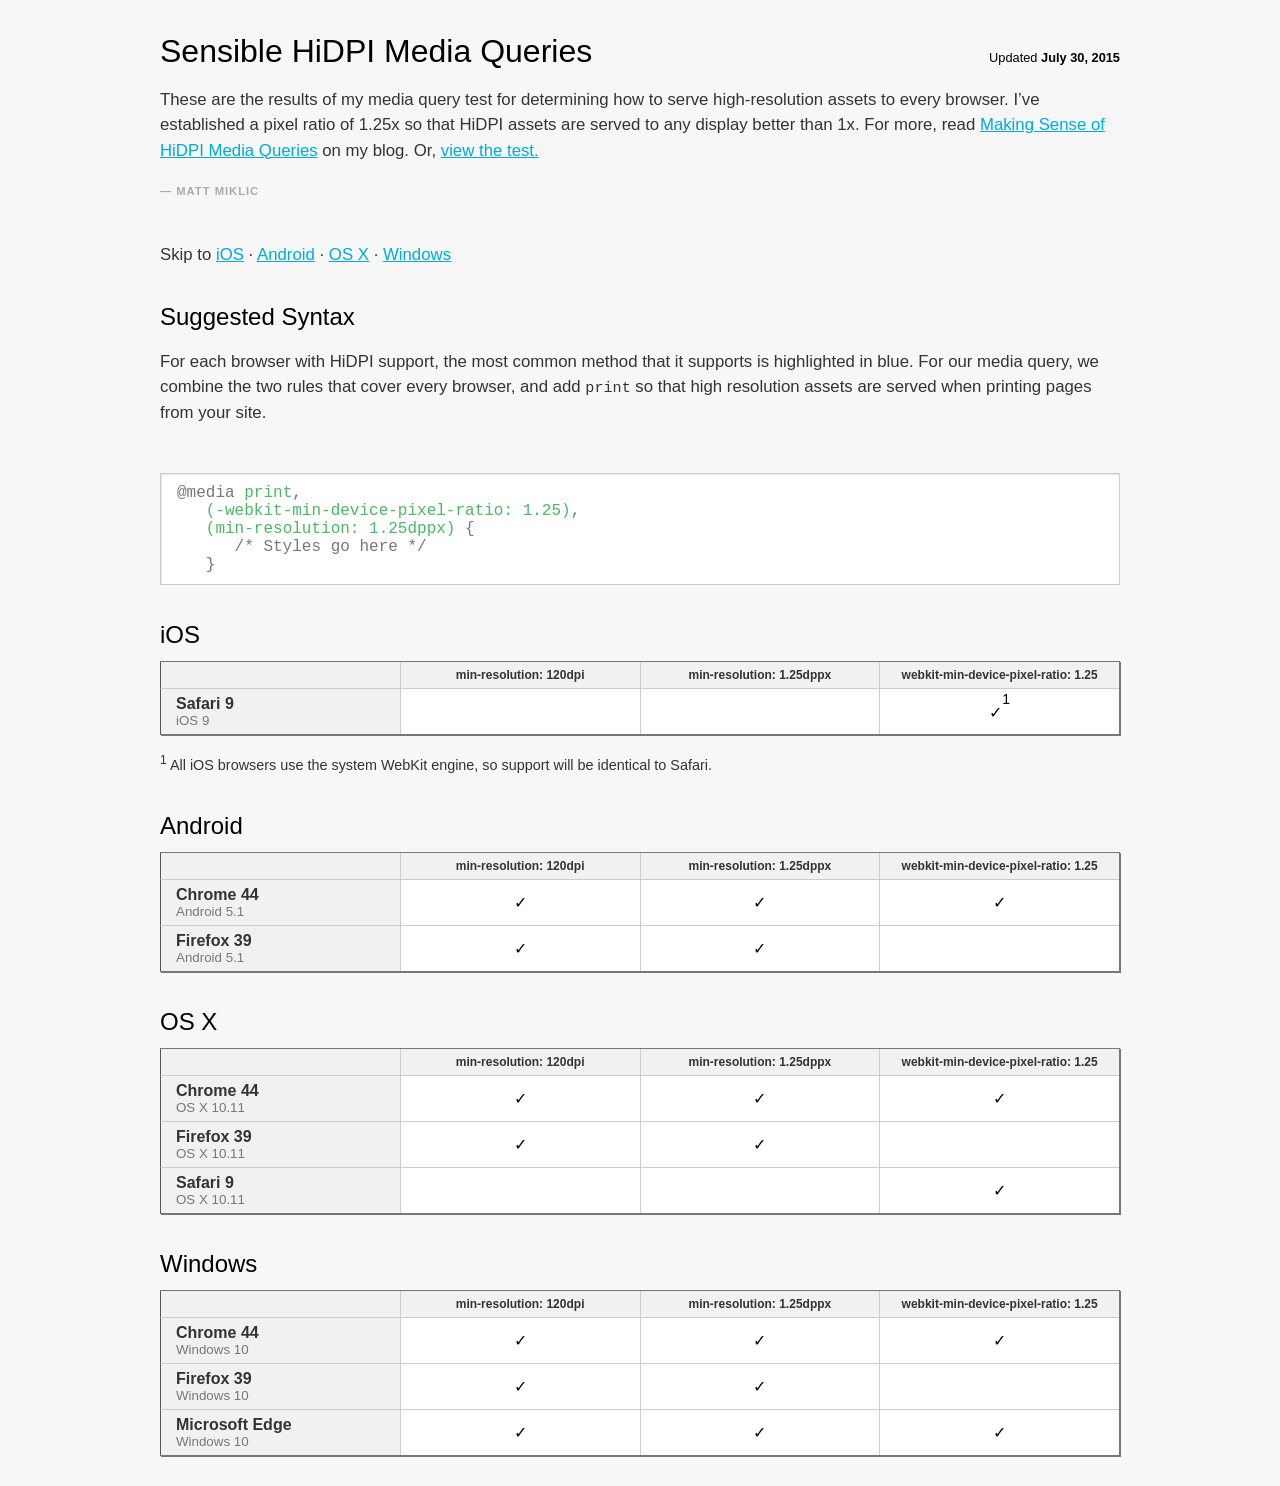
<file: index.html>
<html>
<head>
	<title>Sensible HiDPI Media Queries</title>
	<meta name="viewport" content="initial-scale=1.0,width=device-width">
	<link href="styles.css" rel="stylesheet" type="text/css" />
</head>
<body>

<div id="updated">Updated <strong>July 30, 2015</strong></div>

<h1 id="top">Sensible HiDPI Media&nbsp;Queries</h1>

<p>These are the results of my media query test for determining how to serve high-resolution assets to every browser. I&rsquo;ve established a pixel ratio of 1.25x so that HiDPI assets are served to any display better than 1x. For more, read <a href="http://wp.me/pHPkU-16J">Making Sense of HiDPI Media Queries</a> on my blog. Or, <a href="test.html">view the test.</a></p>

<footer>
	<h6>&mdash; <cite>Matt Miklic</cite></h6>
</footer>

<p>Skip to <a href="#ios">iOS</a> &middot; <a href="#android">Android</a> &middot; <a href="#osx">OS X</a> &middot; <a href="#win">Windows</a></p>

<section>
	<h2 id="syntax">Suggested Syntax</h2>	
	
	<p>For each browser with HiDPI support, the most common method that it supports is highlighted in blue. For our media query, we combine the two rules that cover every browser, and add <code>print</code> so that high resolution assets are served when printing pages from your site.</p>
	
&nbsp;&nbsp;&nbsp;<pre><code>@media <span class="query">print</span>,
&nbsp;&nbsp;&nbsp;<span class="query">(-webkit-min-device-pixel-ratio: 1.25)</span>,
&nbsp;&nbsp;&nbsp;<span class="query">(min-resolution: 1.25dppx)</span> {
&nbsp;&nbsp;&nbsp;&nbsp;&nbsp;&nbsp;<span class="placeholder">/* Styles go here */</span>
&nbsp;&nbsp;&nbsp;}</code></pre>
</section>

<section>
	<h2 id="ios">iOS <small><a href="#top">Back to Top</a></small></h2>
	
	<table cellpadding="0" cellspacing="0">
		<thead>
		<!-- Results table headers -->
		<tr>
			<th>&nbsp;</th>
			<th>min-resolution: 120dpi</th>
			<th>min-resolution: 1.25dppx	</th>
			<th>webkit-min-device-pixel-ratio: 1.25	</th>
		</tr>
		</thead>
		<tbody>
		<tr>
			<th>Safari 9<br /><small>iOS 9</small></th>
			<td>&nbsp;</td>
			<td>&nbsp;</td>
			<td class="winner">&#10003;<sup>1</sup></td>
		</tr>
		</tbody>
	</table>
	<p class="note"><sup>1</sup> All iOS browsers use the system WebKit engine, so support will be identical to Safari.</small><br />
</section>

<section>
	<h2 id="android">Android <small><a href="#top">Back to Top</a></small></h2>
	
	<table cellpadding="0" cellspacing="0">
		<thead>
		<!-- Results table headers -->
		<tr>
			<th>&nbsp;</th>
			<th>min-resolution: 120dpi</th>
			<th>min-resolution: 1.25dppx	</th>
			<th>webkit-min-device-pixel-ratio: 1.25	</th>
		</tr>
		</thead>
		<tbody>
		<tr>
			<th>Chrome 44<br /><small>Android 5.1</small></th>
			<td>&#10003;</td>
			<td class="winner">&#10003;</td>
			<td>&#10003;</td>
		</tr>
		<tr>
			<th>Firefox 39<br /><small>Android 5.1</small></th>
			<td>&#10003;</td>
			<td class="winner">&#10003;</td>
			<td>&nbsp;</td>
		</tr>
		</tbody>
	</table>
</section>

<section>
	<h2 id="osx">OS X <small><a href="#top">Back to Top</a></small></h2>	
	<table cellpadding="0" cellspacing="0">
		<thead>
		<!-- Results table headers -->
		<tr>
			<th>&nbsp;</th>
			<th>min-resolution: 120dpi</th>
			<th>min-resolution: 1.25dppx</th>
			<th>webkit-min-device-pixel-ratio: 1.25</th>
		</tr>
		</thead>
		<tbody>
		<tr id="chromemac">
			<th>Chrome 44<br /><small>OS X 10.11</small></th>
			<td>&#10003;</td>
			<td class="winner">&#10003;</td>
			<td>&#10003;</td>
		</tr>
		<tr id="firefoxmac">
			<th>Firefox 39<br /><small>OS X 10.11</small></th>
			<td>&#10003;</td>
			<td class="winner">&#10003;</td>
			<td>&nbsp;</td>
		</tr>
		<tr id="safarimac">
			<th>Safari 9<br /><small>OS X 10.11</small></th>
			<td>&nbsp;</td>
			<td>&nbsp;</td>
			<td class="winner">&#10003;</td>
		</tr>
		</tbody>
	</table>
</section>

<section>
	<h2 id="win">Windows <small><a href="#top">Back to Top</a></small></h2>	
	<table cellpadding="0" cellspacing="0">
		<thead>
		<!-- Results table headers -->
		<tr>
			<th>&nbsp;</th>
			<th>min-resolution: 120dpi</th>
			<th>min-resolution: 1.25dppx	</th>
			<th>webkit-min-device-pixel-ratio: 1.25	</th>
		</tr>
		</thead>
		<tbody>
		<tr>
			<th>Chrome 44<br /><small>Windows 10</small></th>
			<td>&#10003;</td>
			<td class="winner">&#10003;</td>
			<td>&#10003;</td>
		</tr>
		<tr>
			<th>Firefox 39<br /><small>Windows 10</small></th>
			<td>&#10003;</td>
			<td class="winner">&#10003;</td>
			<td>&nbsp;</td>
		</tr>
		<tr>
			<th>Microsoft Edge<br /><small>Windows 10</small></th>
			<td>&#10003;</td>
			<td class="winner">&#10003;</td>
			<td>&#10003;</td>
		</tr>
		</tbody>
	</table>
</section>

</body>
</html>
</file>
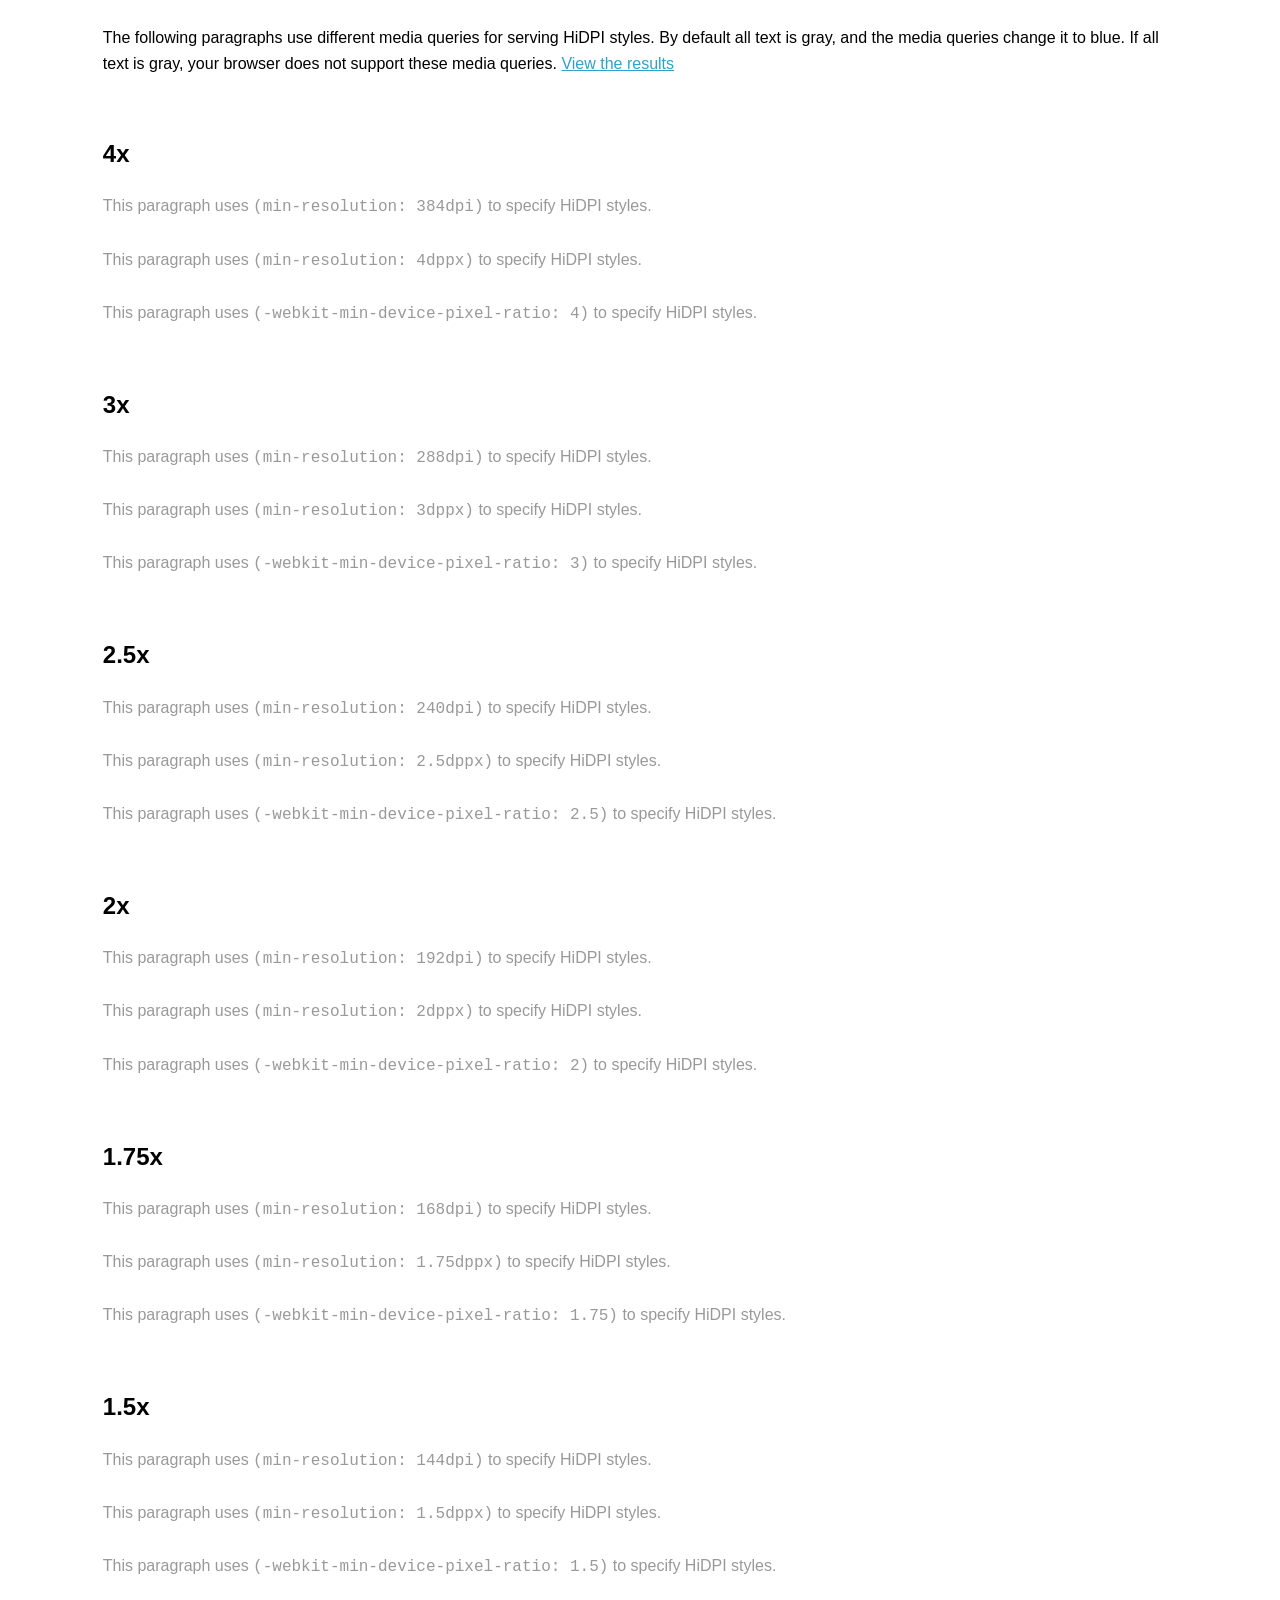
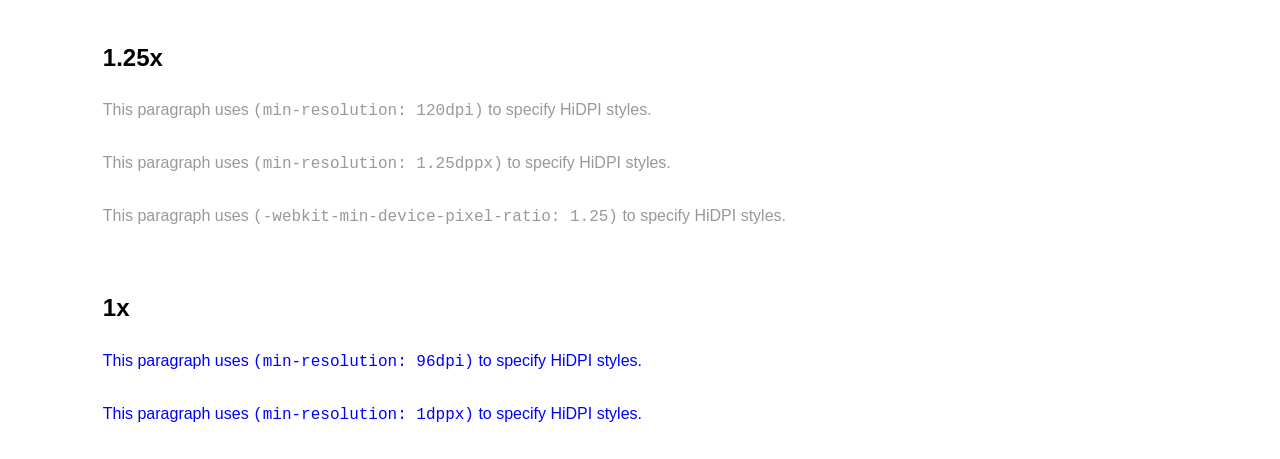
<file: test.html>
<html>
<head>
	<title>HiDPI Test</title>
	<meta name="viewport" content="initial-scale=1.0,width=device-width">
	<style type="text/css">
		body * {
			font-family: -apple-system, Roboto, "Segoe UI", "Helvetica Neue", Noto, sans-serif;
			color: #999;
		}
		h1, h2 {
			font-family: -apple-system, Roboto, "Segoe UI", "Helvetica Neue", Noto, sans-serif;
			font-weight: 600;
			margin: 5% auto 0;
			width: 85%;
			color: #000;
		}
		a {
			color: #2ea2cc;
		}
		p {
			width: 85%;
			font-weight: normal;
			line-height: 1.618;
			margin: 2% auto;
		}
		.intro {
			color: #000;
		}
		code {
			font-family: Monaco, monospace;
		}

		@media 
		  (min-resolution: 384dpi) { /* 1x ratio = 96dpi; 96dpi * 3 = 288dpi */
			p.dpi384, p.dpi384 code {
				color: blue;
			}
		}
		@media 
		  (min-resolution: 4dppx) {
			p.dppx4, p.dppx4 code {
				color: blue;
			}
		}
		@media
		  (-webkit-min-device-pixel-ratio: 4) {
			p.webkit4, p.webkit4 code {
				color: blue;
			}
		}
		
		@media 
		  (min-resolution: 288dpi) { /* 1x ratio = 96dpi; 96dpi * 3 = 288dpi */
			p.dpi288, p.dpi288 code {
				color: blue;
			}
		}
		@media 
		  (min-resolution: 3dppx) {
			p.dppx288, p.dppx288 code {
				color: blue;
			}
		}
		@media
		  (-webkit-min-device-pixel-ratio: 3) {
			p.webkit288, p.webkit288 code {
				color: blue;
			}
		}
		
		
		

		@media 
		  (min-resolution: 240dpi) { /* 1x ratio = 96dpi; 96dpi * 2.5 = 240dpi */
			p.dpi240, p.dpi240 code {
				color: blue;
			}
		}
		@media 
		  (min-resolution: 2.5dppx) {
			p.dppx240, p.dppx240 code {
				color: blue;
			}
		}
		@media
		  (-webkit-min-device-pixel-ratio: 2.5) {
			p.webkit240, p.webkit240 code {
				color: blue;
			}
		}
		@media
		  (min--moz-device-pixel-ratio: 2.5) {
			p.moz240, p.moz240 code {
				color: blue;
			}
		}
		@media
		  (-o-min-device-pixel-ratio: 5/2) {
			p.opera240, p.opera240 code {
				color: blue;
			}
		}
		
								
		
		
		
		@media 
		  (min-resolution: 192dpi) { /* 1x ratio = 96dpi; 96dpi * 2 = 192dpi */
			p.dpi192, p.dpi192 code {
				color: blue;
			}
		}
		@media 
		  (min-resolution: 2dppx) {
			p.dppx192, p.dppx192 code {
				color: blue;
			}
		}
		@media
		  (-webkit-min-device-pixel-ratio: 2) {
			p.webkit192, p.webkit192 code {
				color: blue;
			}
		}
		
		
				

		@media 
		  (min-resolution: 120dpi) { /* 1x ratio = 96dpi; 96dpi * 1.25 = 120dpi */
			p.dpi125, p.dpi125 code {
				color: blue;
			}
		}
		@media 
		  (min-resolution: 1.25dppx) {
			p.dppx125, p.dppx125 code {
				color: blue;
			}
		}
		@media
		  (-webkit-min-device-pixel-ratio: 1.25) {
			p.webkit125, p.webkit125 code {
				color: blue;
			}
		}
		
		
		

		@media 
		  (min-resolution: 168dpi) { /* 1x ratio = 96dpi; 96dpi * 1.5 = 144dpi */
			p.dpi168, p.dpi168 code {
				color: blue;
			}
		}
		@media 
		  (min-resolution: 1.75dppx) {
			p.dppx168, p.dppx168 code {
				color: blue;
			}
		}
		@media
		  (-webkit-min-device-pixel-ratio: 1.75) {
			p.webkit168, p.webkit168 code {
				color: blue;
			}
		}




		
		@media 
		  (min-resolution: 144dpi) { /* 1x ratio = 96dpi; 96dpi * 1.5 = 144dpi */
			p.dpi144, p.dpi144 code {
				color: blue;
			}
		}
		@media 
		  (min-resolution: 1.5dppx) {
			p.dppx144, p.dppx144 code {
				color: blue;
			}
		}
		@media
		  (-webkit-min-device-pixel-ratio: 1.5) {
			p.webkit144, p.webkit144 code {
				color: blue;
			}
		}
				



		@media 
		  (min-resolution: 120dpi) { /* 1x ratio = 96dpi; 96dpi * 1.25 = 120dpi */
			p.dpi125, p.dpi125 code {
				color: blue;
			}
		}
		@media 
		  (min-resolution: 1.25dppx) {
			p.dppx125, p.dppx125 code {
				color: blue;
			}
		}
		@media
		  (-webkit-min-device-pixel-ratio: 1.25) {
			p.webkit125, p.webkit125 code {
				color: blue;
			}
		}
		
		
		
		@media 
		  (min-resolution: 96dpi) { /* 1x ratio = 96dpi */
			p.dpi96, p.dpi96 code {
				color: blue;
			}
		}
		@media 
		  (min-resolution: 1dppx) {
			p.dppx96, p.dppx96 code {
				color: blue;
			}
		}
		@media
		  (-webkit-min-device-pixel-ratio: 1) {
			p.webkit96, p.webkit96 code {
				color: blue;

			}
		}
	}
	</style>
</head>
<body>
	<p class="intro">The following paragraphs use different media queries for serving HiDPI styles. By default all text is gray, and the media queries change it to blue. If all text is gray, your browser does not support these media queries. <a href="index.html">View the results</a></p>

	<h2>4x</h2>

	<p class="dpi384">This paragraph uses <code>(min-resolution: 384dpi)</code> to specify HiDPI styles.</p>

	<p class="dppx4">This paragraph uses <code>(min-resolution: 4dppx)</code> to specify HiDPI styles.</p>
	
	<p class="webkit4">This paragraph uses <code>(-webkit-min-device-pixel-ratio: 4)</code> to specify HiDPI styles.</p>


	<h2>3x</h2>

	<p class="dpi288">This paragraph uses <code>(min-resolution: 288dpi)</code> to specify HiDPI styles.</p>

	<p class="dppx288">This paragraph uses <code>(min-resolution: 3dppx)</code> to specify HiDPI styles.</p>
	
	<p class="webkit288">This paragraph uses <code>(-webkit-min-device-pixel-ratio: 3)</code> to specify HiDPI styles.</p>

	<h2>2.5x</h2>

	<p class="dpi240">This paragraph uses <code>(min-resolution: 240dpi)</code> to specify HiDPI styles.</p>

	<p class="dppx240">This paragraph uses <code>(min-resolution: 2.5dppx)</code> to specify HiDPI styles.</p>
	
	<p class="webkit240">This paragraph uses <code>(-webkit-min-device-pixel-ratio: 2.5)</code> to specify HiDPI styles.</p>

	<h2>2x</h2>

	<p class="dpi192">This paragraph uses <code>(min-resolution: 192dpi)</code> to specify HiDPI styles.</p>

	<p class="dppx192">This paragraph uses <code>(min-resolution: 2dppx)</code> to specify HiDPI styles.</p>
	
	<p class="webkit192">This paragraph uses <code>(-webkit-min-device-pixel-ratio: 2)</code> to specify HiDPI styles.</p>

	<h2>1.75x</h2>

	<p class="dpi168">This paragraph uses <code>(min-resolution: 168dpi)</code> to specify HiDPI styles.</p>

	<p class="dppx168">This paragraph uses <code>(min-resolution: 1.75dppx)</code> to specify HiDPI styles.</p>
	
	<p class="webkit168">This paragraph uses <code>(-webkit-min-device-pixel-ratio: 1.75)</code> to specify HiDPI styles.</p>

	<h2>1.5x</h2>

	<p class="dpi144">This paragraph uses <code>(min-resolution: 144dpi)</code> to specify HiDPI styles.</p>

	<p class="dppx144">This paragraph uses <code>(min-resolution: 1.5dppx)</code> to specify HiDPI styles.</p>
	
	<p class="webkit144">This paragraph uses <code>(-webkit-min-device-pixel-ratio: 1.5)</code> to specify HiDPI styles.</p>

	<h2>1.25x</h2>

	<p class="dpi125">This paragraph uses <code>(min-resolution: 120dpi)</code> to specify HiDPI styles.</p>

	<p class="dppx125">This paragraph uses <code>(min-resolution: 1.25dppx)</code> to specify HiDPI styles.</p>
	
	<p class="webkit125">This paragraph uses <code>(-webkit-min-device-pixel-ratio: 1.25)</code> to specify HiDPI styles.</p>

	<h2>1x</h2>

	<p class="dpi96">This paragraph uses <code>(min-resolution: 96dpi)</code> to specify HiDPI styles.</p>

	<p class="dppx96">This paragraph uses <code>(min-resolution: 1dppx)</code> to specify HiDPI styles.</p>
	
	<p class="webkit96">This paragraph uses <code>(-webkit-min-device-pixel-ratio: 1)</code> to specify HiDPI styles.</p>

</body>
</html>
</file>
<file: styles.css>
/* Styles */

body {
	padding: 0 5% 10px;
	background: #f7f7f7;
	text-rendering: optimizeLegibility;
	max-width: 960px;
	margin: 0 auto;
}
a {
	color: #00aadc;
}
small a {
	display: inline-block;
	float: right;
	font-size: 0.8em;
	line-height: 40px;
	text-decoration: none;
	white-space: nowrap;
	margin-bottom: -2px;
	opacity: 0;
	transition: opacity 0.1s ease-in-out;
	-webkit-transition: opacity 0.1s ease-in-out;
}
section:hover small a {
	opacity: 1;
}
#updated {
	float: right;
	line-height: 4em;
	font-size: 0.8em;
}
body {
	font-family: -apple-system, Roboto, "Segoe UI", "Helvetica Neue", Noto, sans-serif;
}
p {
	color: #333;
	font-size: 1.05em;
	line-height: 1.5;
}
p code {
	font-size: 0.9em;
}
table {
	border: 1px solid #777;
	border-width: 1px 1px 1px 0;
	border-spacing: 0;
	box-shadow: 1px 1px 0 #777;
	margin: .7em 0 1em;
	width: 100%;
}
h1,
h2 {
	font-weight: 300;
	margin: 1em 0 0.2em;
	line-height: 1.2;
}
h2 {
	margin-top: 1.5em;
}
table td,
table th {
	border-bottom: 1px solid #ccc;
	border-left: 1px solid #ccc;
	padding: 6px 15px;
	text-align: center;
	width: 14%;
}
table th small {
	font-weight: 400;
}
tr td:first-child,
tr th:first-child {
	border-left: 1px solid #555;
}
tr:first-child th {
	text-align: center;
}
tr:last-child td,
tr:last-child th {
	border-bottom: none;
}
table th {
	background-color: #f1f1f1;
	color: #333;
	border-left: 1px solid #ccc;
	font-weight: 600;
	padding: 6px 15px;
	text-align: left;
}
table tr {
	border: 0;
}
table td {
	background: #fff;
}
small {
	color: #777;
}
small code {
	font-size: 0.8em;
}
tbody tr:first-child td,
tbody tr:first-child th {
	border-top: 1px solid #ccc;
}
tbody tr:first-child th {
	text-align: left;
}
tbody tr:hover {
	cursor: default;
}
thead th {
	font-size: 0.75em;
}
h6 {
	text-transform: uppercase;
	letter-spacing: 1px;
	font-size: 0.7em;
	font-weight: 600;
	margin-top: 2em;
	color: #aaa;
}
footer h6 {
	margin: 2em 0 4em;
}
footer cite {
	font-style: normal;
}
h6 a {
	text-decoration: none;
}
pre {
	color: #777;
	display: block;
	background: #fff;
	border: 1px solid #ccc;
	margin: 1em 0;
	padding: 10px 16px;
	white-space: pre-wrap;
	box-shadow: inset 1px 1px 1px rgba(0,0,0,0.1);
}
code,
code span {
	font-family: Menlo, Consolas, "Roboto Mono", monospace;
}
pre .query {
	color: #4ab866;
}
pre code,
pre code span {
	background: none;
}
table sup {
	font-size: 14px;
	top: -8px;
	position: relative;
}
p.note {
	font-size: 0.9em;
}
p.note code {
	font-size: 0.85em;
	background: rgba(0,0,0,0.05);
	padding: 0 2px;
}
@media screen and (max-width: 600px) {
	h1#top {
		margin-top: 0;
	}
	#updated {
		float: none;
		line-height: 4em;
		font-size: 13px;
	}
	pre code,
	pre code span {
		font-size: 12px;
	}
	th {
		font-size: 0.9em;
		padding: 3% !important;
	}
}
@media screen and (max-width: 400px) {
	body {
		padding: 0 1.5% 10px;
	}
}
</file>
